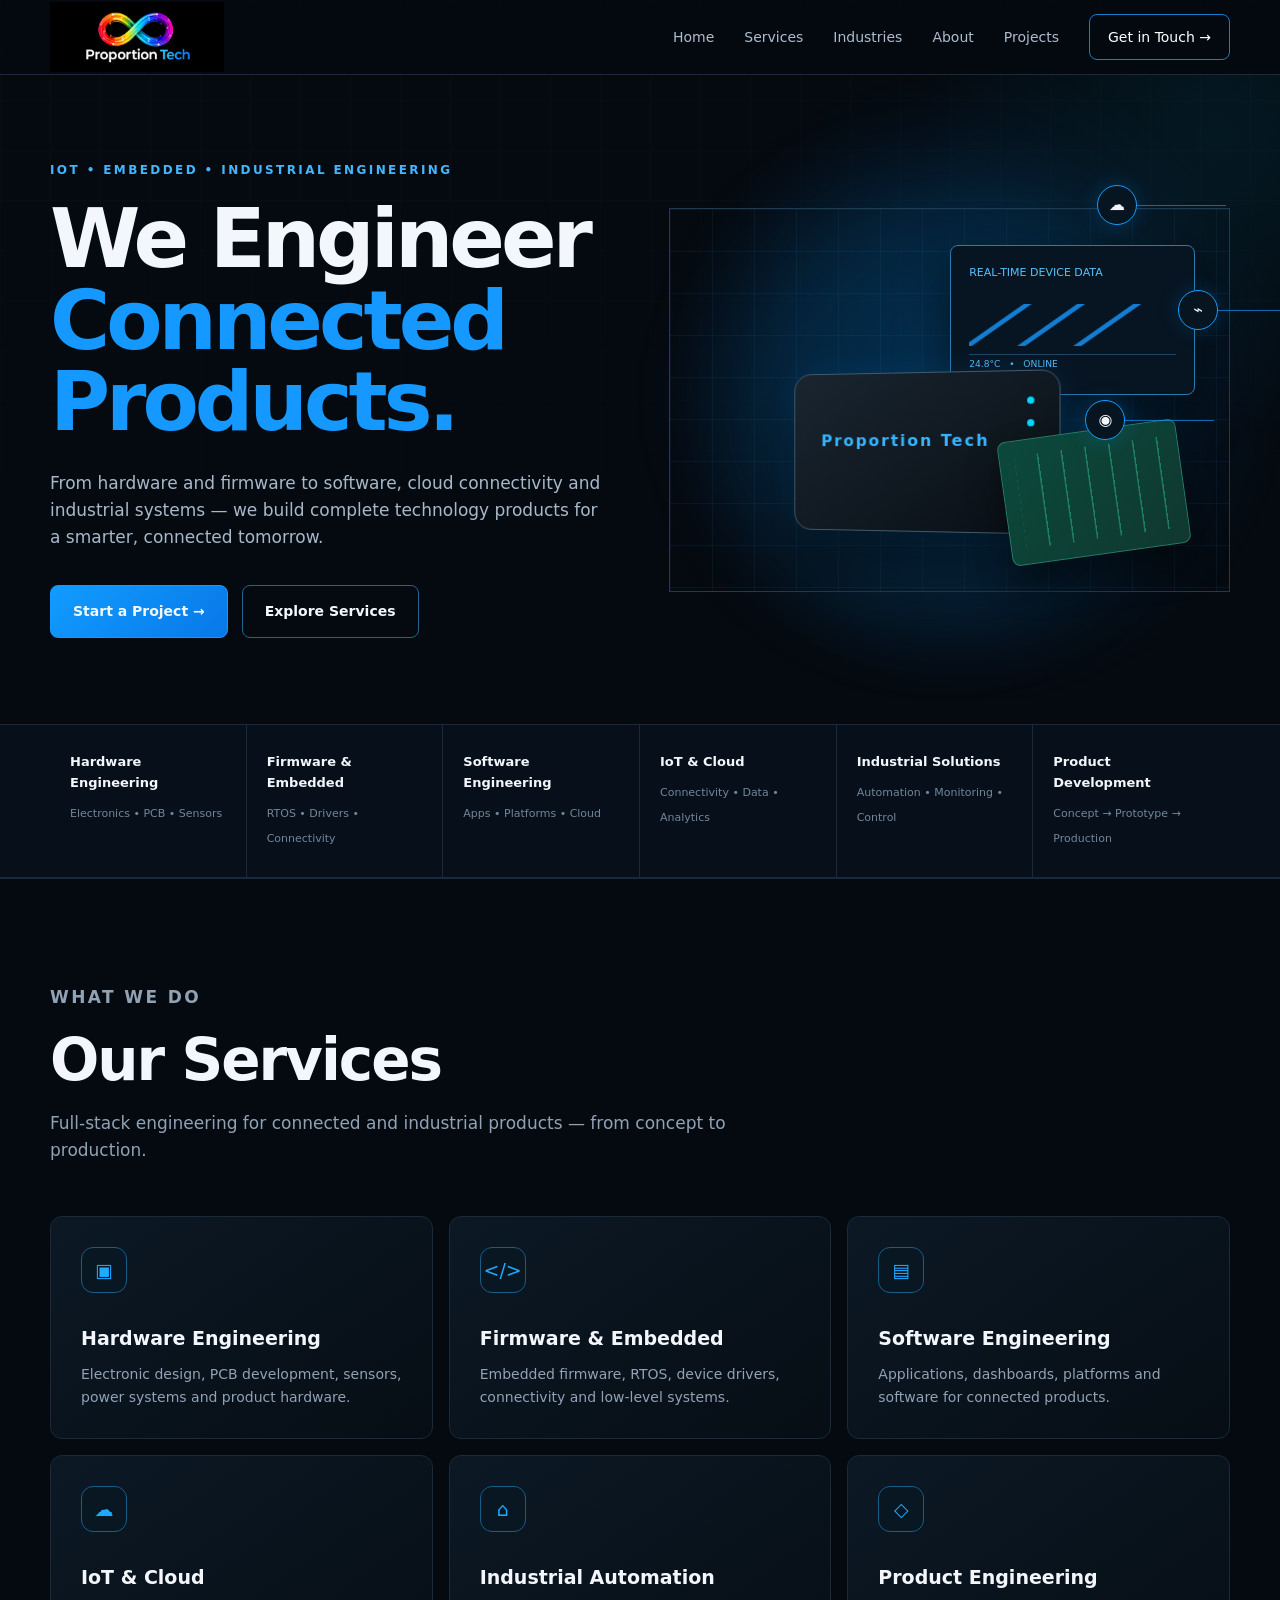
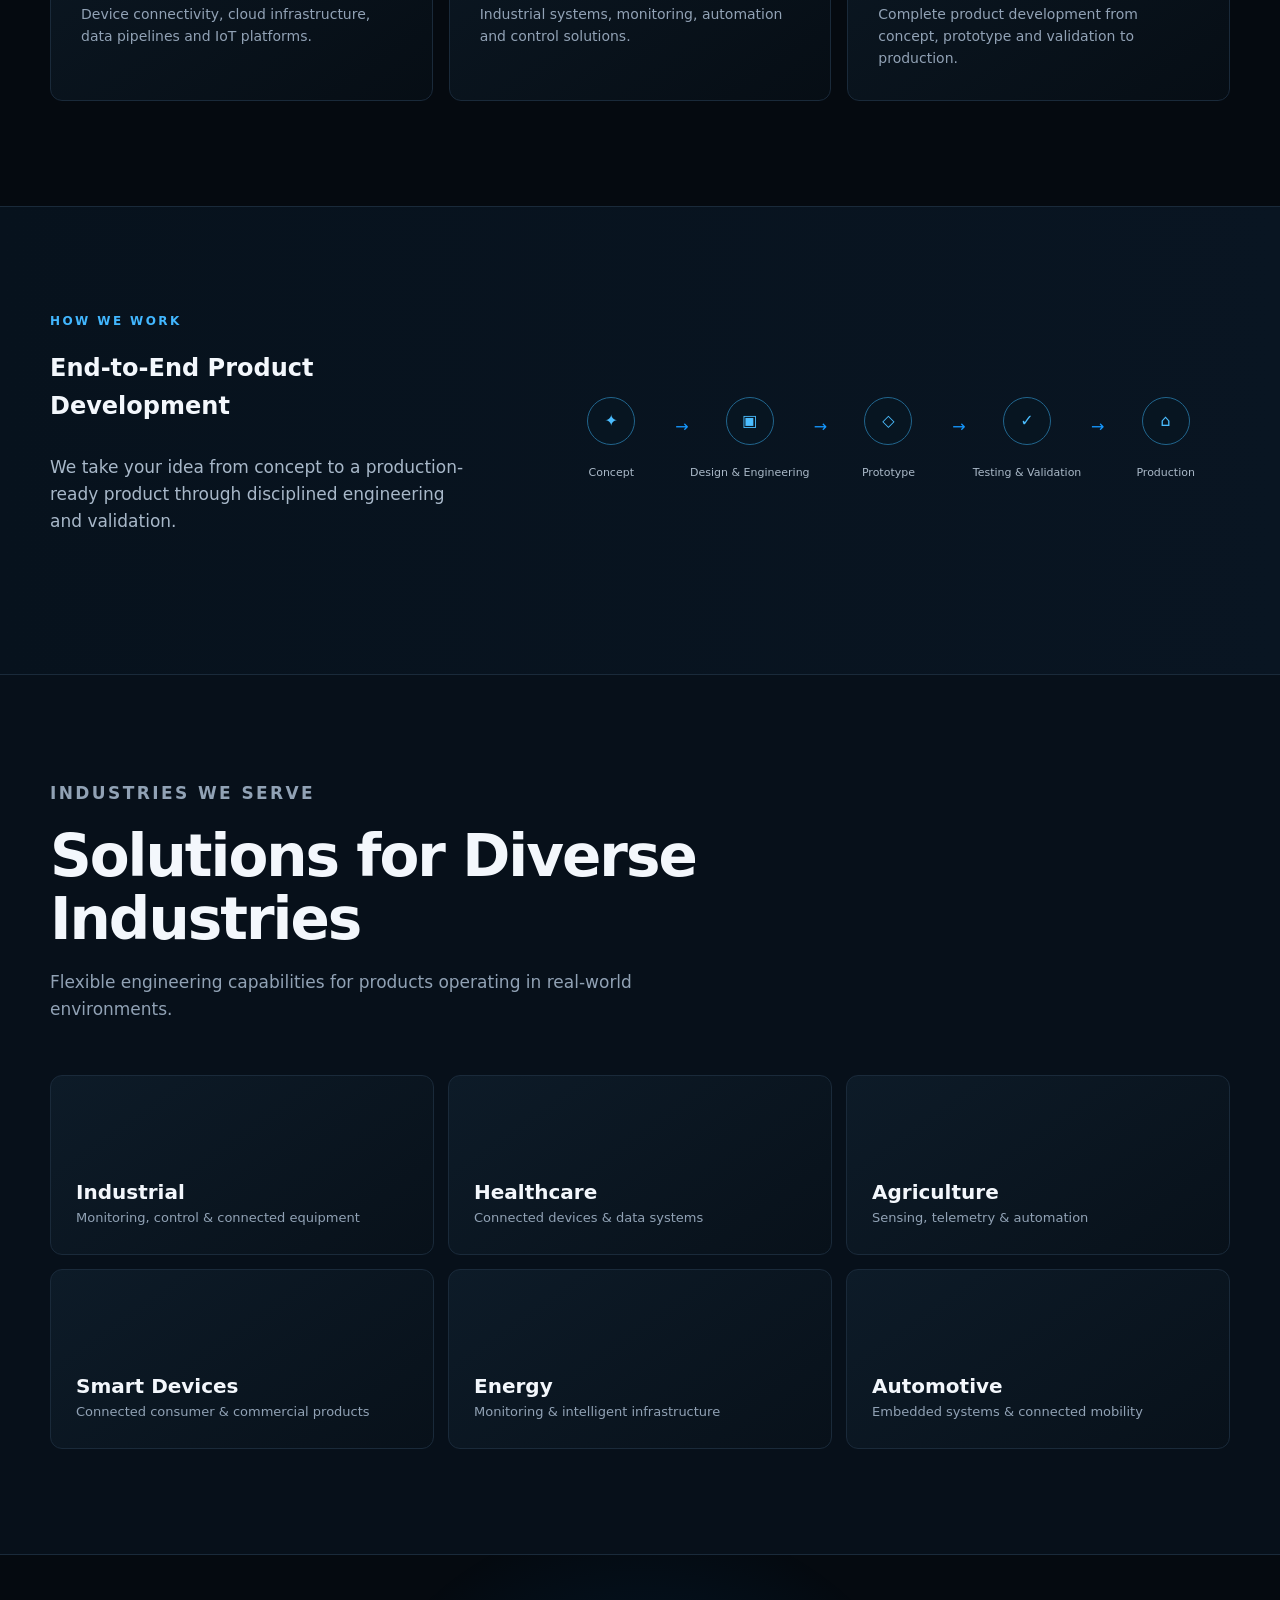
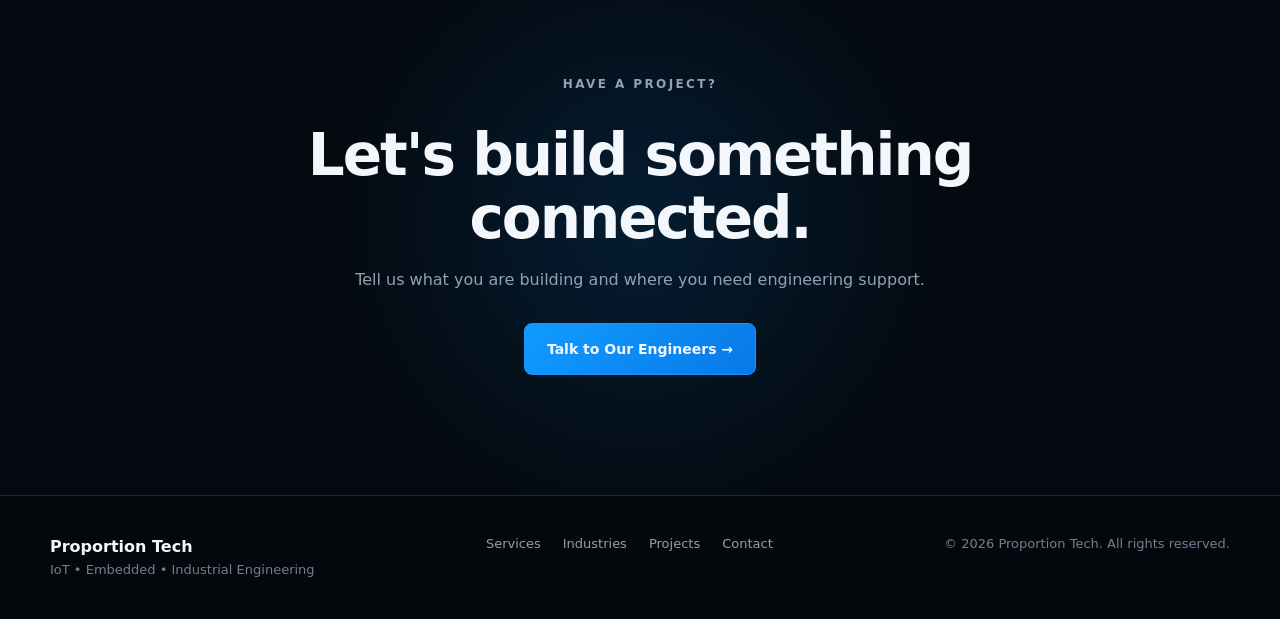
<file: index.html>
<!doctype html>
<html lang="en"><head>
<meta charset="utf-8"><meta name="viewport" content="width=device-width,initial-scale=1">
<title>Proportion Tech | IoT & Industrial Engineering</title>
<meta name="description" content="Proportion Tech engineers connected products across hardware, embedded firmware, software, IoT cloud and industrial systems.">
<link rel="stylesheet" href="css/style.css">
</head><body>
<header class="navbar">
  <div class="container nav-inner">
    <a class="logo" href="index.html"><img src="assets/ProportionTech_Logo.png" alt="Proportion Tech"></a>
    <button class="menu-btn" aria-label="Open menu">☰</button>
    <nav class="nav-links">
      <a href="index.html">Home</a>
      <a href="services.html">Services</a>
      <a href="industries.html">Industries</a>
      <a href="about.html">About</a>
      <a href="projects.html">Projects</a>
      <a href="contact.html" class="nav-cta">Get in Touch →</a>
    </nav>
  </div>
</header>
<main>
<section class="hero"><div class="container hero-grid">
  <div>
    <p class="eyebrow">IoT • Embedded • Industrial Engineering</p>
    <h1>We Engineer<br><span>Connected Products.</span></h1>
    <p class="hero-copy">From hardware and firmware to software, cloud connectivity and industrial systems — we build complete technology products for a smarter, connected tomorrow.</p>
    <div class="buttons"><a class="btn primary" href="contact.html">Start a Project →</a><a class="btn secondary" href="services.html">Explore Services</a></div>
  </div>
  <div class="hero-art" aria-hidden="true">
    <div class="art-glow"></div><div class="art-grid"></div>
    <div class="screen">REAL-TIME DEVICE DATA<div class="chart"></div><small>24.8°C &nbsp; • &nbsp; ONLINE</small></div>
    <div class="device"></div><div class="pcb"></div>
    <div class="node n1">☁</div><div class="node n2">⌁</div><div class="node n3">◉</div>
  </div>
</div></section>

<section class="capabilities"><div class="container cap-grid">
  <div class="cap"><strong>Hardware Engineering</strong><span>Electronics • PCB • Sensors</span></div>
  <div class="cap"><strong>Firmware & Embedded</strong><span>RTOS • Drivers • Connectivity</span></div>
  <div class="cap"><strong>Software Engineering</strong><span>Apps • Platforms • Cloud</span></div>
  <div class="cap"><strong>IoT & Cloud</strong><span>Connectivity • Data • Analytics</span></div>
  <div class="cap"><strong>Industrial Solutions</strong><span>Automation • Monitoring • Control</span></div>
  <div class="cap"><strong>Product Development</strong><span>Concept → Prototype → Production</span></div>
</div></section>

<section class="section"><div class="container">
  <div class="section-head"><p class="eyebrow">What We Do</p><h2>Our Services</h2><p>Full-stack engineering for connected and industrial products — from concept to production.</p></div>
  <div class="services-grid">
    <article class="service"><div class="icon">▣</div><h3>Hardware Engineering</h3><p>Electronic design, PCB development, sensors, power systems and product hardware.</p></article>
    <article class="service"><div class="icon">&lt;/&gt;</div><h3>Firmware & Embedded</h3><p>Embedded firmware, RTOS, device drivers, connectivity and low-level systems.</p></article>
    <article class="service"><div class="icon">▤</div><h3>Software Engineering</h3><p>Applications, dashboards, platforms and software for connected products.</p></article>
    <article class="service"><div class="icon">☁</div><h3>IoT & Cloud</h3><p>Device connectivity, cloud infrastructure, data pipelines and IoT platforms.</p></article>
    <article class="service"><div class="icon">⌂</div><h3>Industrial Automation</h3><p>Industrial systems, monitoring, automation and control solutions.</p></article>
    <article class="service"><div class="icon">◇</div><h3>Product Engineering</h3><p>Complete product development from concept, prototype and validation to production.</p></article>
  </div>
</div></section>

<section class="section process"><div class="container process-grid">
  <div><p class="eyebrow">How We Work</p><h2>End-to-End Product Development</h2><p class="hero-copy">We take your idea from concept to a production-ready product through disciplined engineering and validation.</p></div>
  <div class="steps">
    <div class="step"><div class="step-icon">✦</div><span>Concept</span></div><div class="step"><div class="step-icon">▣</div><span>Design & Engineering</span></div><div class="step"><div class="step-icon">◇</div><span>Prototype</span></div><div class="step"><div class="step-icon">✓</div><span>Testing & Validation</span></div><div class="step"><div class="step-icon">⌂</div><span>Production</span></div>
  </div>
</div></section>

<section class="section industries"><div class="container">
  <div class="section-head"><p class="eyebrow">Industries We Serve</p><h2>Solutions for Diverse Industries</h2><p>Flexible engineering capabilities for products operating in real-world environments.</p></div>
  <div class="industry-grid">
    <div class="industry"><strong>Industrial</strong><span>Monitoring, control & connected equipment</span></div><div class="industry"><strong>Healthcare</strong><span>Connected devices & data systems</span></div><div class="industry"><strong>Agriculture</strong><span>Sensing, telemetry & automation</span></div><div class="industry"><strong>Smart Devices</strong><span>Connected consumer & commercial products</span></div><div class="industry"><strong>Energy</strong><span>Monitoring & intelligent infrastructure</span></div><div class="industry"><strong>Automotive</strong><span>Embedded systems & connected mobility</span></div>
  </div>
</div></section>

<section class="cta"><div class="container"><p class="eyebrow">Have a Project?</p><h2>Let's build something<br>connected.</h2><p>Tell us what you are building and where you need engineering support.</p><a class="btn primary" href="contact.html">Talk to Our Engineers →</a></div></section>
</main><footer>
  <div class="container footer-grid">
    <div><strong>Proportion Tech</strong><p>IoT • Embedded • Industrial Engineering</p></div>
    <div class="footer-links">
      <a href="services.html">Services</a><a href="industries.html">Industries</a><a href="projects.html">Projects</a><a href="contact.html">Contact</a>
    </div>
    <p>© <span data-year></span> Proportion Tech. All rights reserved.</p>
  </div>
</footer><script src="js/script.js"></script></body></html>
</file>
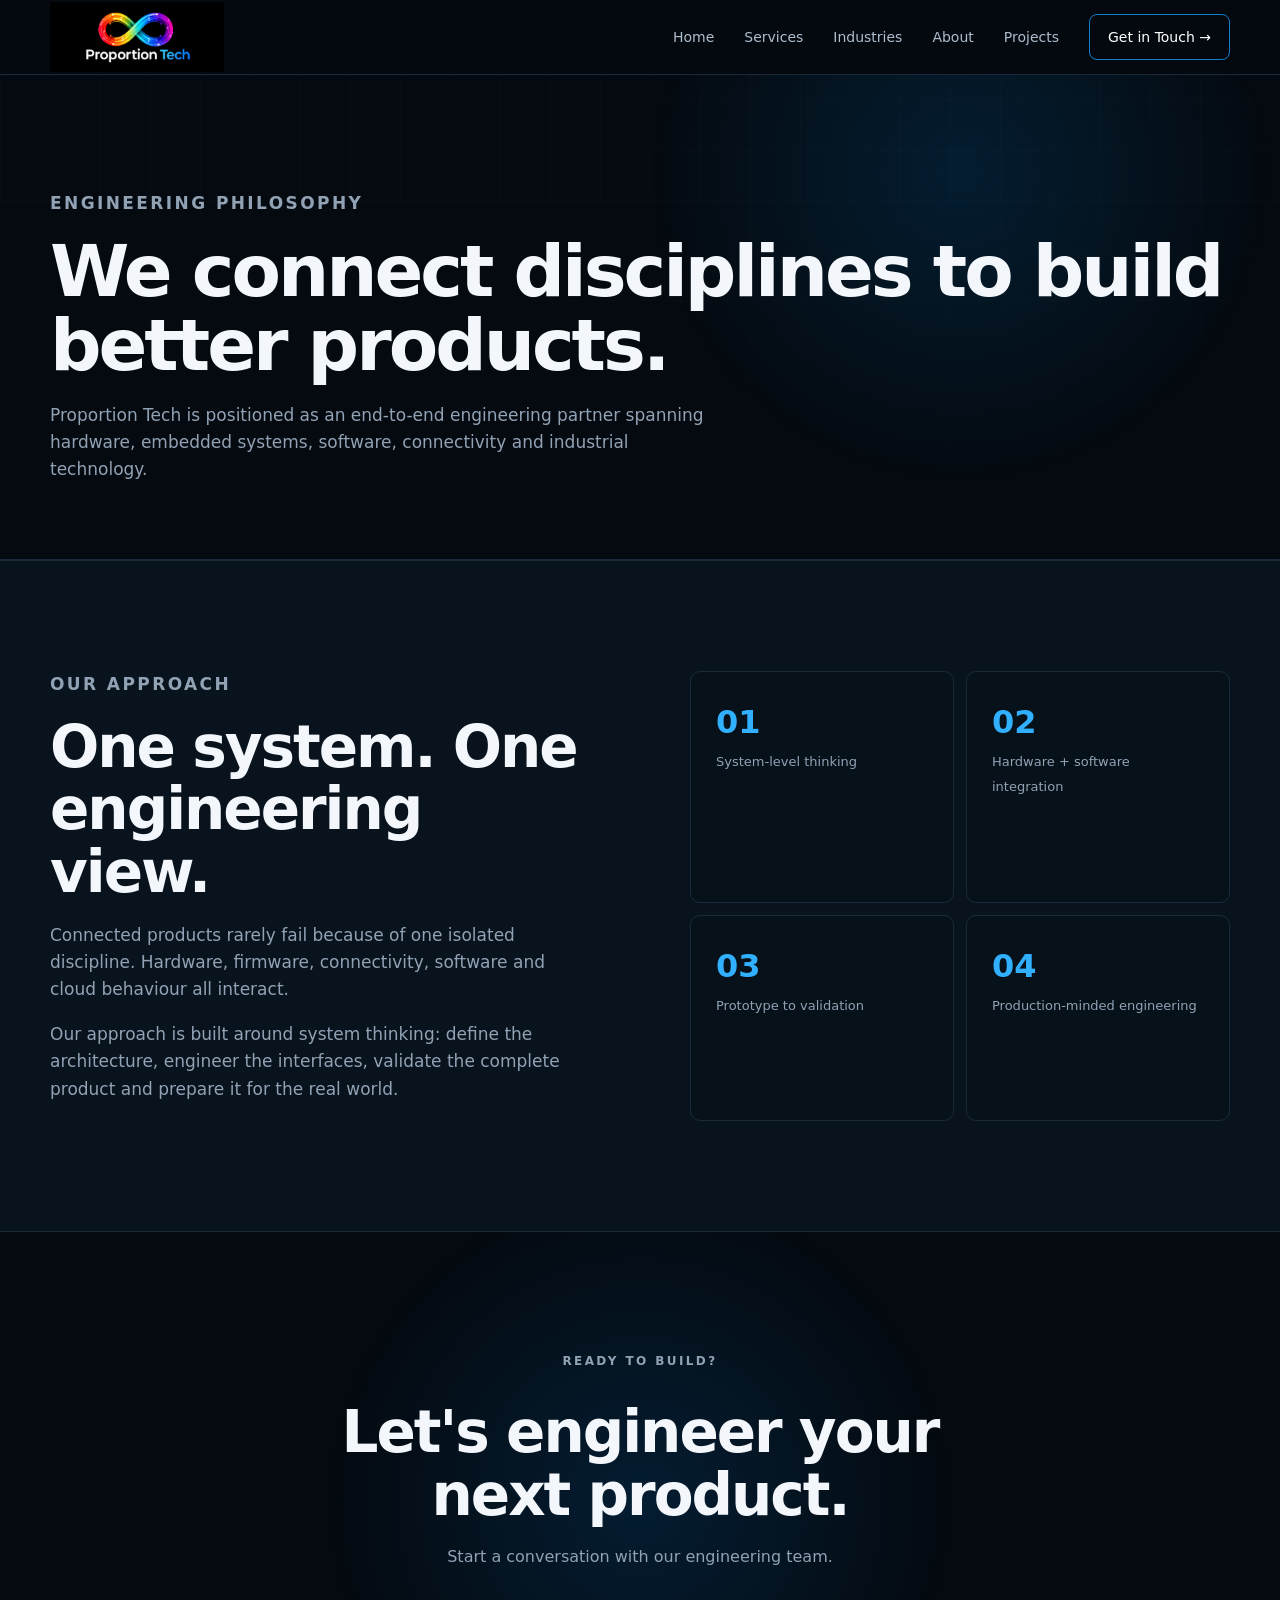
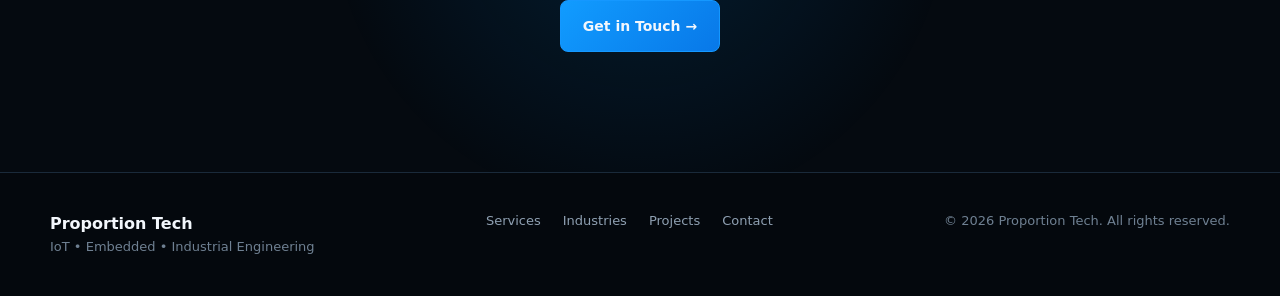
<file: about.html>
<!doctype html><html lang="en"><head><meta charset="utf-8"><meta name="viewport" content="width=device-width,initial-scale=1"><title>About | Proportion Tech</title><meta name="description" content="Proportion Tech is positioned as an end-to-end engineering partner spanning hardware, embedded systems, software, connectivity and industrial technology."><link rel="stylesheet" href="css/style.css"></head><body><header class="navbar">
  <div class="container nav-inner">
    <a class="logo" href="index.html"><img src="assets/ProportionTech_Logo.png" alt="Proportion Tech"></a>
    <button class="menu-btn" aria-label="Open menu">☰</button>
    <nav class="nav-links">
      <a href="index.html">Home</a>
      <a href="services.html">Services</a>
      <a href="industries.html">Industries</a>
      <a href="about.html">About</a>
      <a href="projects.html">Projects</a>
      <a href="contact.html" class="nav-cta">Get in Touch →</a>
    </nav>
  </div>
</header><main>
<section class="page-hero"><div class="container"><p class="eyebrow">Engineering Philosophy</p><h1>We connect disciplines to build better products.</h1><p>Proportion Tech is positioned as an end-to-end engineering partner spanning hardware, embedded systems, software, connectivity and industrial technology.</p></div></section>

<section class="about"><div class="container about-grid"><div class="about-copy"><p class="eyebrow">Our Approach</p><h2>One system. One engineering view.</h2><p>Connected products rarely fail because of one isolated discipline. Hardware, firmware, connectivity, software and cloud behaviour all interact.</p><p>Our approach is built around system thinking: define the architecture, engineer the interfaces, validate the complete product and prepare it for the real world.</p></div><div class="metrics"><div class="metric"><b>01</b><span>System-level thinking</span></div><div class="metric"><b>02</b><span>Hardware + software integration</span></div><div class="metric"><b>03</b><span>Prototype to validation</span></div><div class="metric"><b>04</b><span>Production-minded engineering</span></div></div></div></section>
<section class="cta"><div class="container"><p class="eyebrow">Ready to Build?</p><h2>Let's engineer your<br>next product.</h2><p>Start a conversation with our engineering team.</p><a class="btn primary" href="contact.html">Get in Touch →</a></div></section>
</main><footer>
  <div class="container footer-grid">
    <div><strong>Proportion Tech</strong><p>IoT • Embedded • Industrial Engineering</p></div>
    <div class="footer-links">
      <a href="services.html">Services</a><a href="industries.html">Industries</a><a href="projects.html">Projects</a><a href="contact.html">Contact</a>
    </div>
    <p>© <span data-year></span> Proportion Tech. All rights reserved.</p>
  </div>
</footer><script src="js/script.js"></script></body></html>
</file>
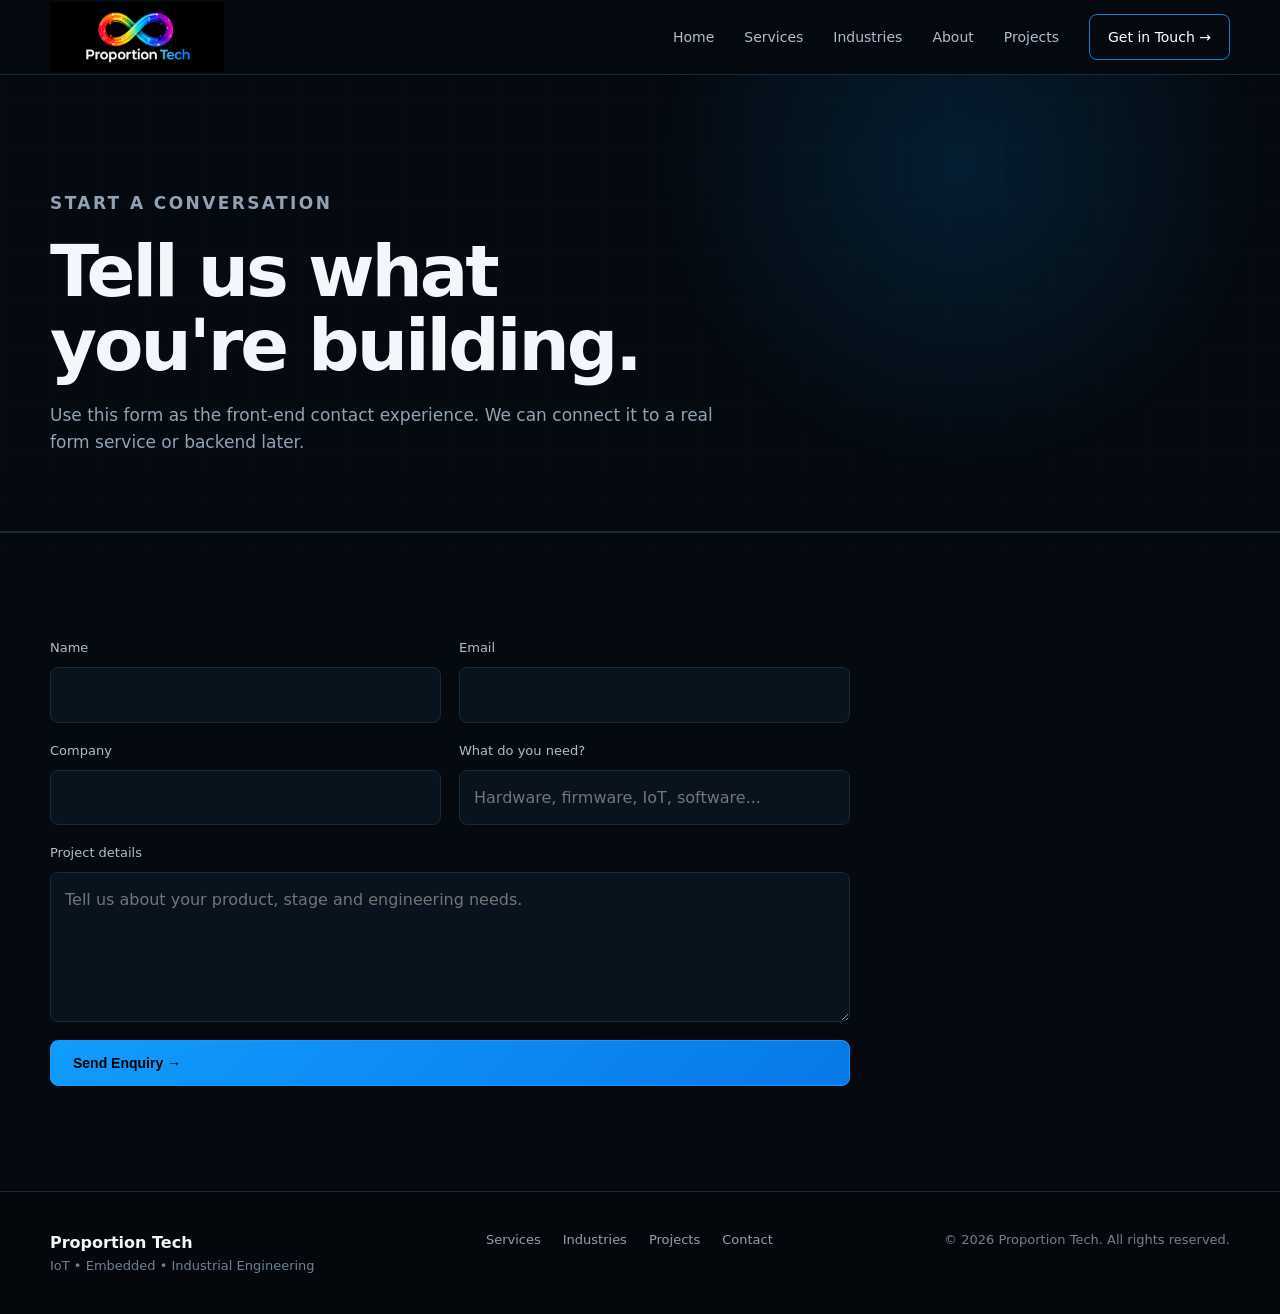
<file: contact.html>
<!doctype html><html lang="en"><head><meta charset="utf-8"><meta name="viewport" content="width=device-width,initial-scale=1"><title>Contact | Proportion Tech</title><meta name="description" content="Contact Proportion Tech about IoT, embedded, software and industrial engineering projects."><link rel="stylesheet" href="css/style.css"></head><body><header class="navbar">
  <div class="container nav-inner">
    <a class="logo" href="index.html"><img src="assets/ProportionTech_Logo.png" alt="Proportion Tech"></a>
    <button class="menu-btn" aria-label="Open menu">☰</button>
    <nav class="nav-links">
      <a href="index.html">Home</a>
      <a href="services.html">Services</a>
      <a href="industries.html">Industries</a>
      <a href="about.html">About</a>
      <a href="projects.html">Projects</a>
      <a href="contact.html" class="nav-cta">Get in Touch →</a>
    </nav>
  </div>
</header>
<main><section class="page-hero"><div class="container"><p class="eyebrow">Start a Conversation</p><h1>Tell us what<br>you're building.</h1><p>Use this form as the front-end contact experience. We can connect it to a real form service or backend later.</p></div></section>
<section class="section"><div class="container"><form class="form" action="mailto:hello@yourcompany.com" method="post" enctype="text/plain">
<div class="field"><label for="name">Name</label><input id="name" name="Name" required></div>
<div class="field"><label for="email">Email</label><input id="email" name="Email" type="email" required></div>
<div class="field"><label for="company">Company</label><input id="company" name="Company"></div>
<div class="field"><label for="service">What do you need?</label><input id="service" name="Service" placeholder="Hardware, firmware, IoT, software..."></div>
<div class="field full"><label for="message">Project details</label><textarea id="message" name="Message" placeholder="Tell us about your product, stage and engineering needs."></textarea></div>
<div class="field full"><button class="btn primary" type="submit">Send Enquiry →</button></div>
</form></div></section></main><footer>
  <div class="container footer-grid">
    <div><strong>Proportion Tech</strong><p>IoT • Embedded • Industrial Engineering</p></div>
    <div class="footer-links">
      <a href="services.html">Services</a><a href="industries.html">Industries</a><a href="projects.html">Projects</a><a href="contact.html">Contact</a>
    </div>
    <p>© <span data-year></span> Proportion Tech. All rights reserved.</p>
  </div>
</footer><script src="js/script.js"></script></body></html>
</file>
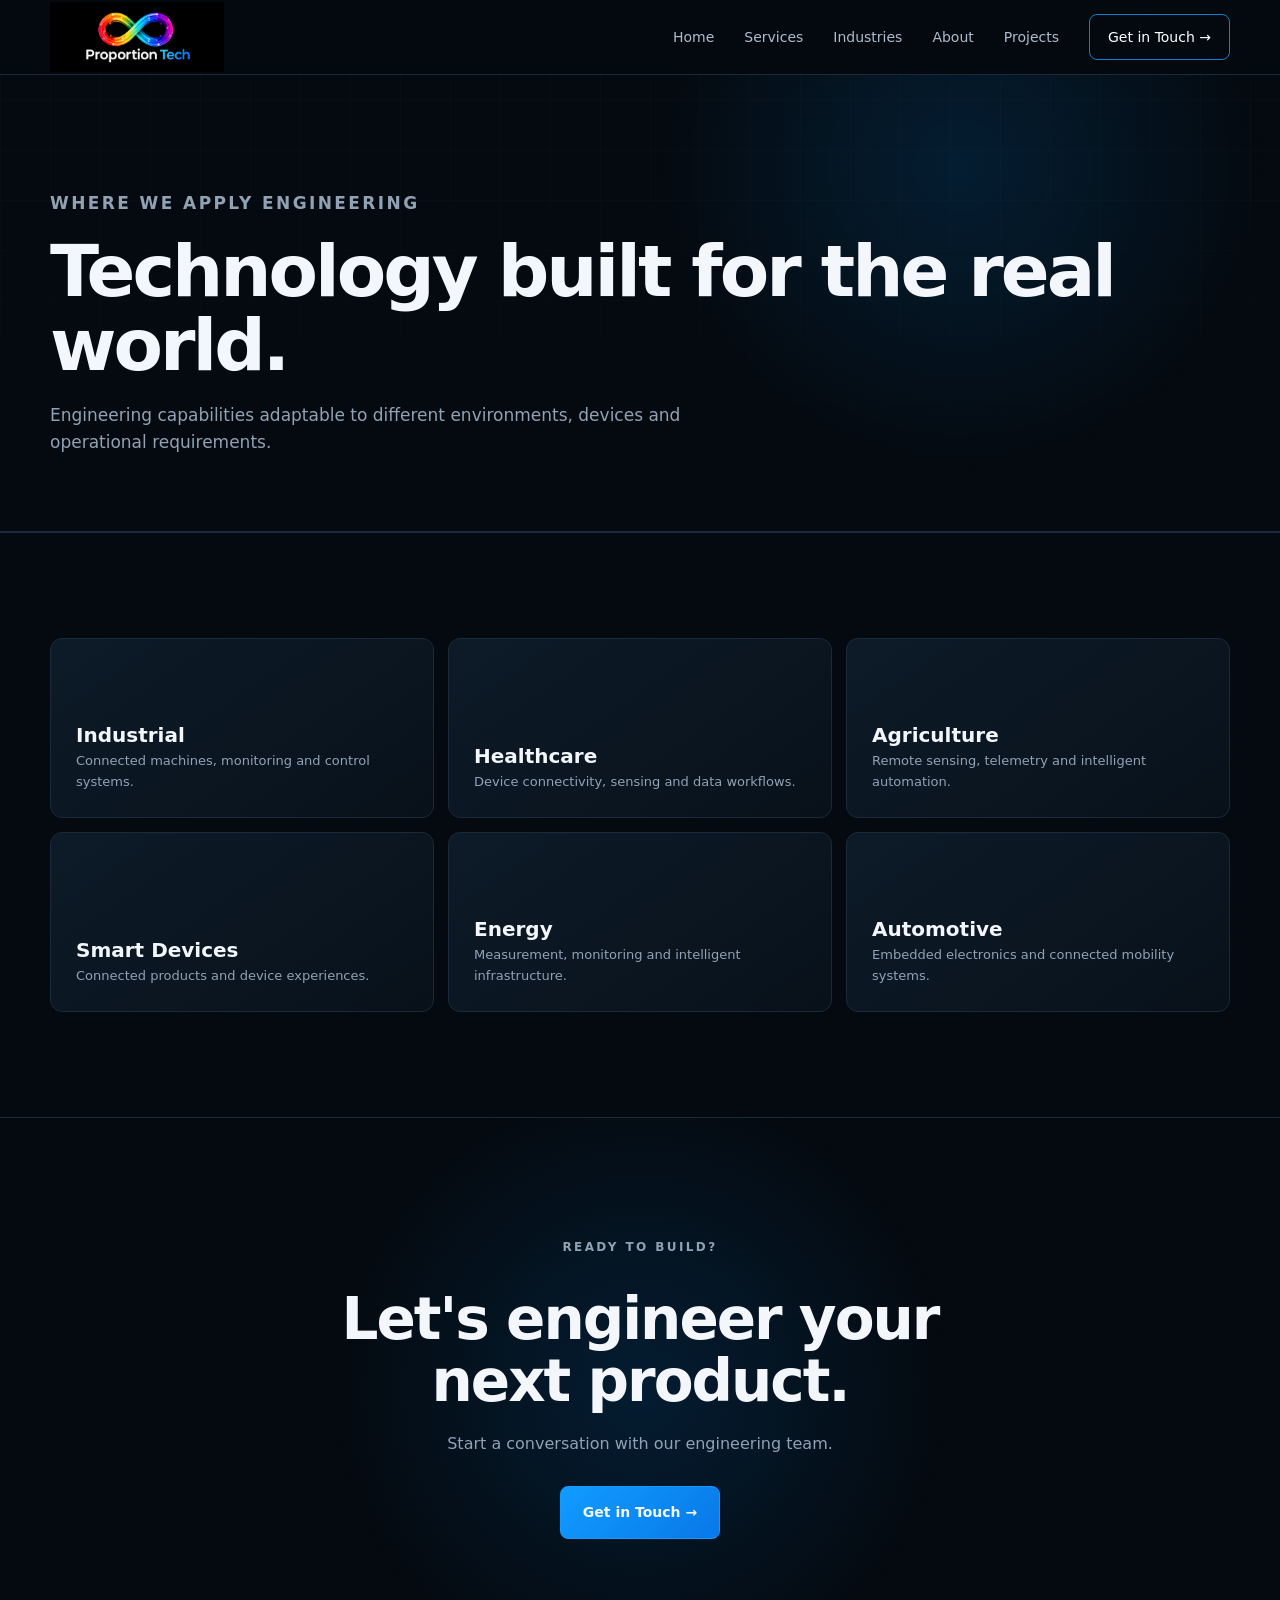
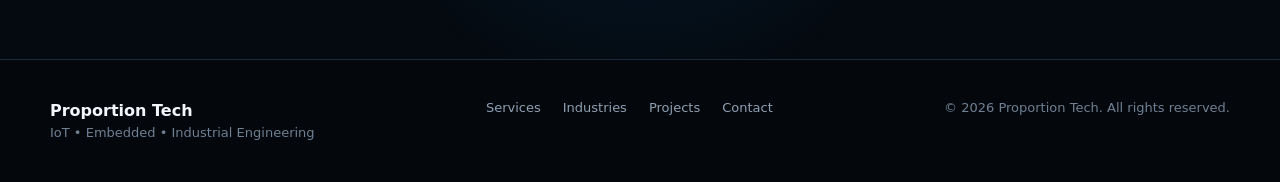
<file: industries.html>
<!doctype html><html lang="en"><head><meta charset="utf-8"><meta name="viewport" content="width=device-width,initial-scale=1"><title>Industries | Proportion Tech</title><meta name="description" content="Engineering capabilities adaptable to different environments, devices and operational requirements."><link rel="stylesheet" href="css/style.css"></head><body><header class="navbar">
  <div class="container nav-inner">
    <a class="logo" href="index.html"><img src="assets/ProportionTech_Logo.png" alt="Proportion Tech"></a>
    <button class="menu-btn" aria-label="Open menu">☰</button>
    <nav class="nav-links">
      <a href="index.html">Home</a>
      <a href="services.html">Services</a>
      <a href="industries.html">Industries</a>
      <a href="about.html">About</a>
      <a href="projects.html">Projects</a>
      <a href="contact.html" class="nav-cta">Get in Touch →</a>
    </nav>
  </div>
</header><main>
<section class="page-hero"><div class="container"><p class="eyebrow">Where We Apply Engineering</p><h1>Technology built for the real world.</h1><p>Engineering capabilities adaptable to different environments, devices and operational requirements.</p></div></section>

<section class="section"><div class="container"><div class="industry-grid">
<div class="industry"><strong>Industrial</strong><span>Connected machines, monitoring and control systems.</span></div>
<div class="industry"><strong>Healthcare</strong><span>Device connectivity, sensing and data workflows.</span></div>
<div class="industry"><strong>Agriculture</strong><span>Remote sensing, telemetry and intelligent automation.</span></div>
<div class="industry"><strong>Smart Devices</strong><span>Connected products and device experiences.</span></div>
<div class="industry"><strong>Energy</strong><span>Measurement, monitoring and intelligent infrastructure.</span></div>
<div class="industry"><strong>Automotive</strong><span>Embedded electronics and connected mobility systems.</span></div>
</div></div></section>
<section class="cta"><div class="container"><p class="eyebrow">Ready to Build?</p><h2>Let's engineer your<br>next product.</h2><p>Start a conversation with our engineering team.</p><a class="btn primary" href="contact.html">Get in Touch →</a></div></section>
</main><footer>
  <div class="container footer-grid">
    <div><strong>Proportion Tech</strong><p>IoT • Embedded • Industrial Engineering</p></div>
    <div class="footer-links">
      <a href="services.html">Services</a><a href="industries.html">Industries</a><a href="projects.html">Projects</a><a href="contact.html">Contact</a>
    </div>
    <p>© <span data-year></span> Proportion Tech. All rights reserved.</p>
  </div>
</footer><script src="js/script.js"></script></body></html>
</file>
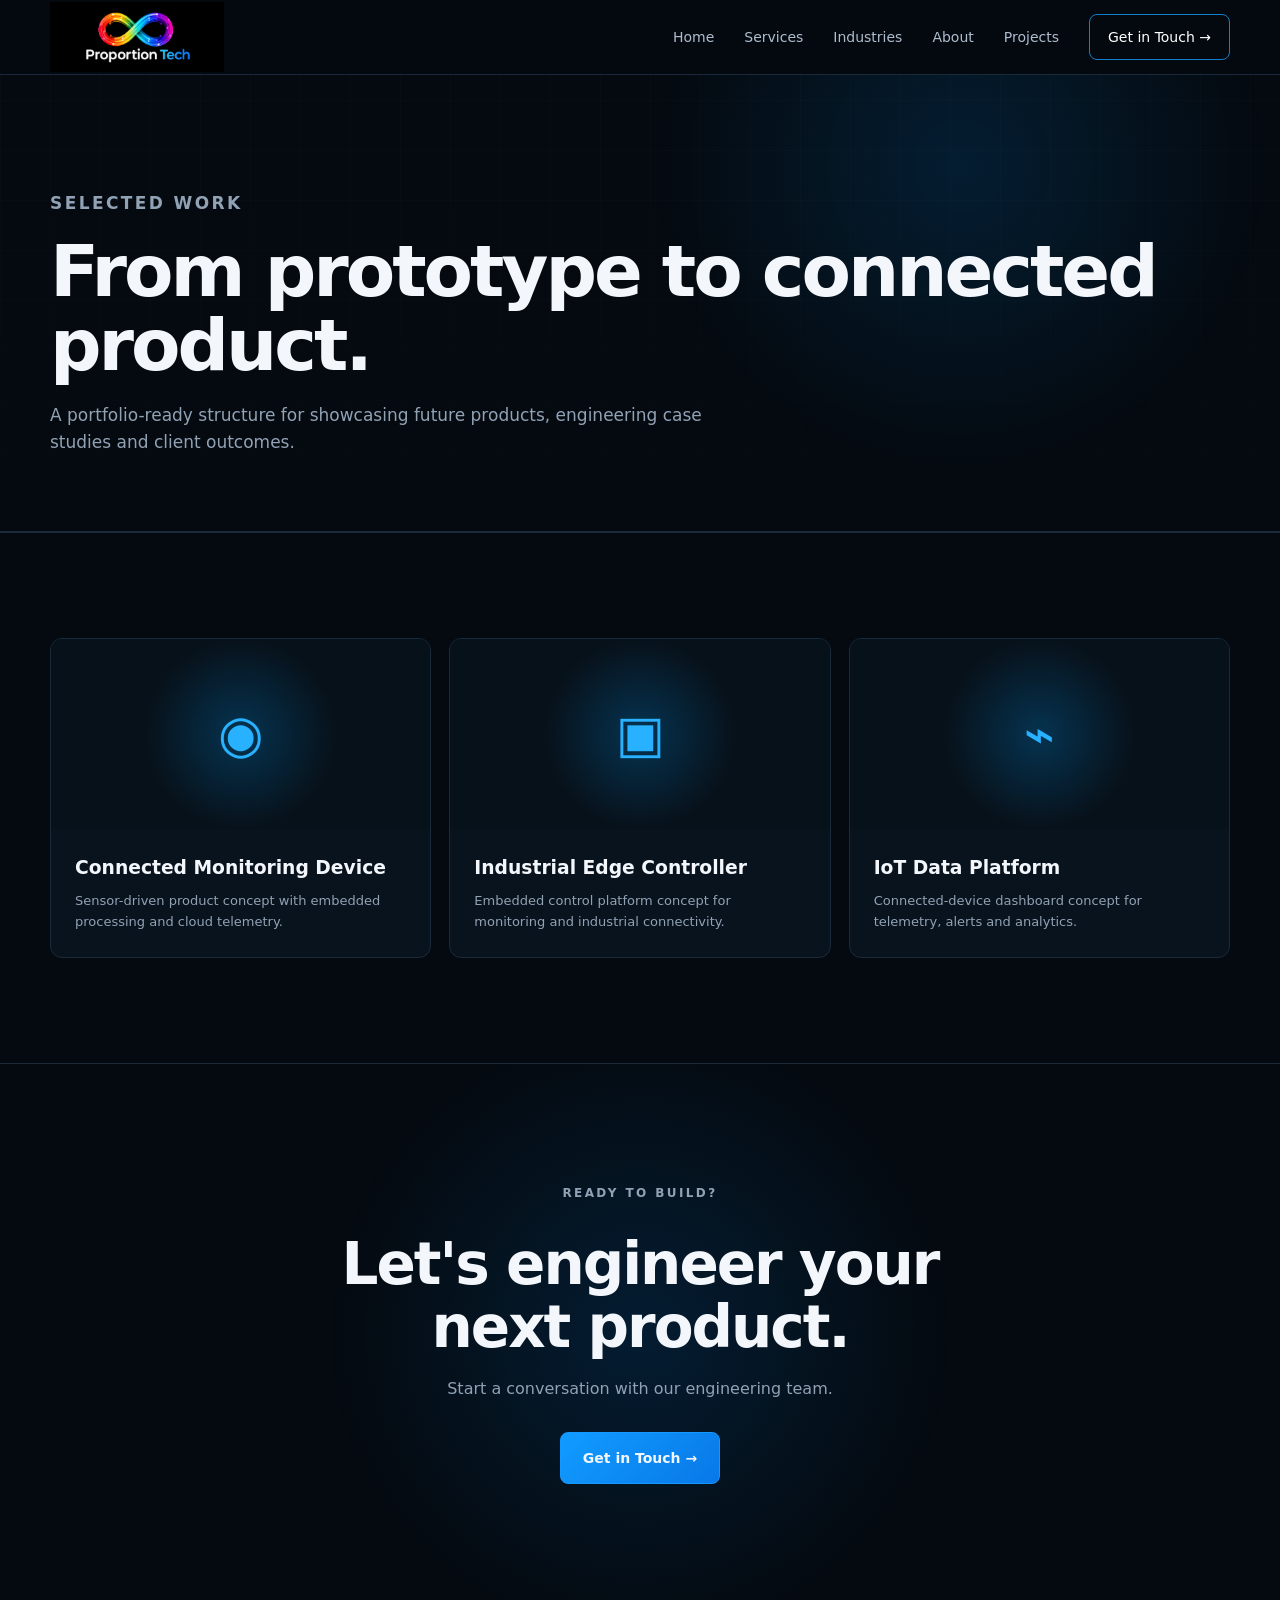
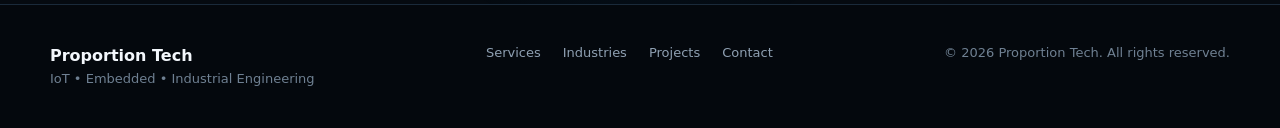
<file: projects.html>
<!doctype html><html lang="en"><head><meta charset="utf-8"><meta name="viewport" content="width=device-width,initial-scale=1"><title>Projects | Proportion Tech</title><meta name="description" content="A portfolio-ready structure for showcasing future products, engineering case studies and client outcomes."><link rel="stylesheet" href="css/style.css"></head><body><header class="navbar">
  <div class="container nav-inner">
    <a class="logo" href="index.html"><img src="assets/ProportionTech_Logo.png" alt="Proportion Tech"></a>
    <button class="menu-btn" aria-label="Open menu">☰</button>
    <nav class="nav-links">
      <a href="index.html">Home</a>
      <a href="services.html">Services</a>
      <a href="industries.html">Industries</a>
      <a href="about.html">About</a>
      <a href="projects.html">Projects</a>
      <a href="contact.html" class="nav-cta">Get in Touch →</a>
    </nav>
  </div>
</header><main>
<section class="page-hero"><div class="container"><p class="eyebrow">Selected Work</p><h1>From prototype to connected product.</h1><p>A portfolio-ready structure for showcasing future products, engineering case studies and client outcomes.</p></div></section>

<section class="section"><div class="container"><div class="projects-grid">
<article class="project"><div class="project-visual">◉</div><div class="project-body"><h3>Connected Monitoring Device</h3><p>Sensor-driven product concept with embedded processing and cloud telemetry.</p></div></article>
<article class="project"><div class="project-visual">▣</div><div class="project-body"><h3>Industrial Edge Controller</h3><p>Embedded control platform concept for monitoring and industrial connectivity.</p></div></article>
<article class="project"><div class="project-visual">⌁</div><div class="project-body"><h3>IoT Data Platform</h3><p>Connected-device dashboard concept for telemetry, alerts and analytics.</p></div></article>
</div></div></section>
<section class="cta"><div class="container"><p class="eyebrow">Ready to Build?</p><h2>Let's engineer your<br>next product.</h2><p>Start a conversation with our engineering team.</p><a class="btn primary" href="contact.html">Get in Touch →</a></div></section>
</main><footer>
  <div class="container footer-grid">
    <div><strong>Proportion Tech</strong><p>IoT • Embedded • Industrial Engineering</p></div>
    <div class="footer-links">
      <a href="services.html">Services</a><a href="industries.html">Industries</a><a href="projects.html">Projects</a><a href="contact.html">Contact</a>
    </div>
    <p>© <span data-year></span> Proportion Tech. All rights reserved.</p>
  </div>
</footer><script src="js/script.js"></script></body></html>
</file>
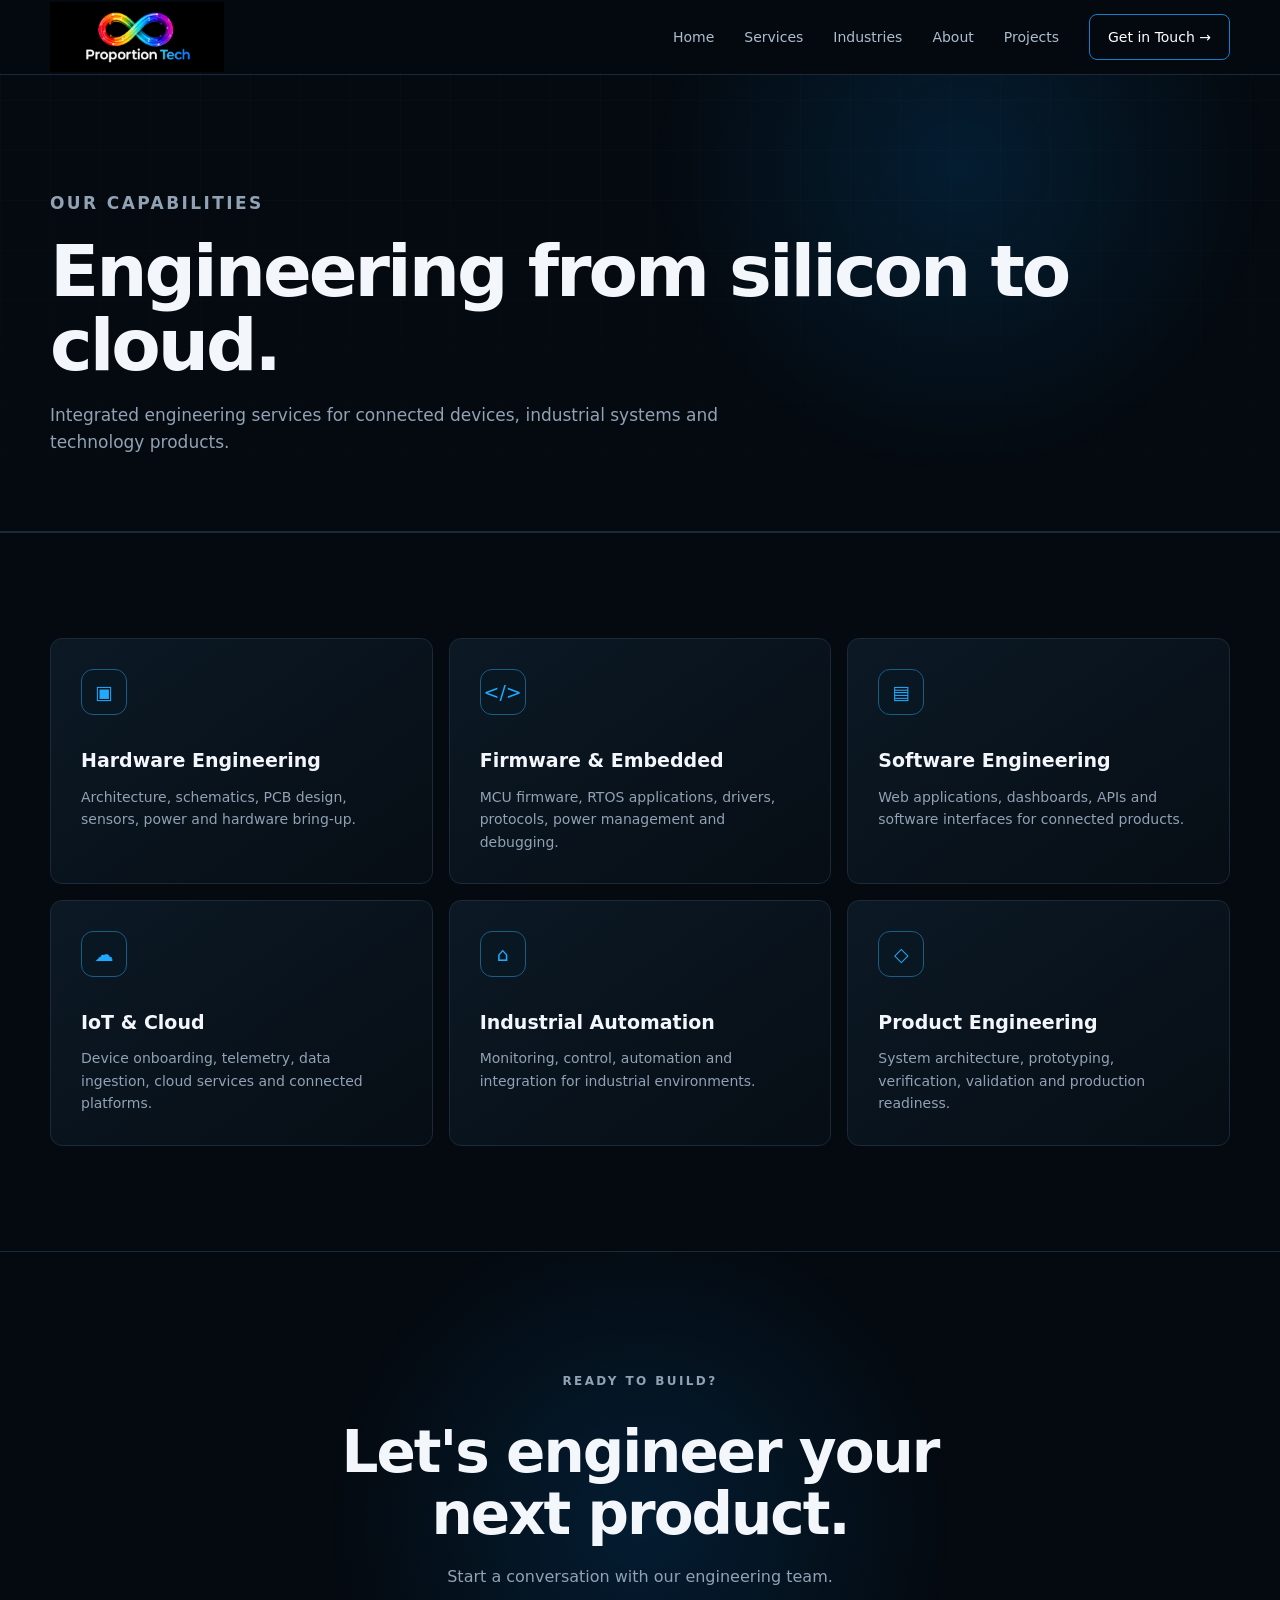
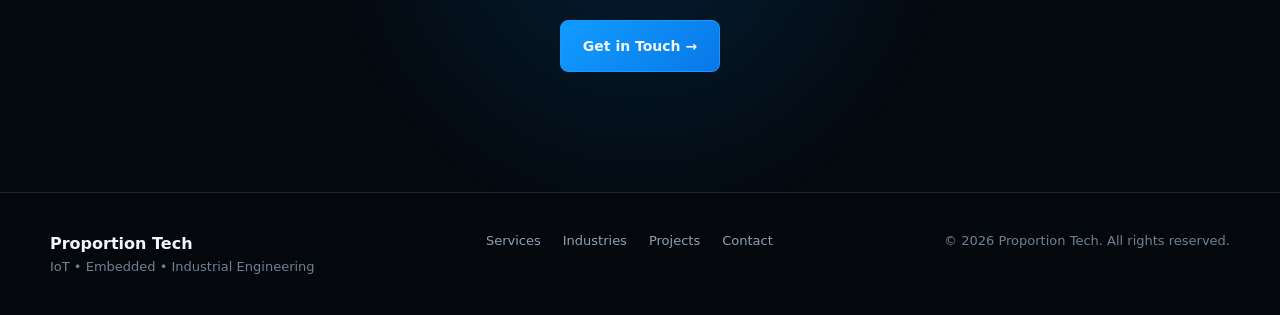
<file: services.html>
<!doctype html><html lang="en"><head><meta charset="utf-8"><meta name="viewport" content="width=device-width,initial-scale=1"><title>Services | Proportion Tech</title><meta name="description" content="Integrated engineering services for connected devices, industrial systems and technology products."><link rel="stylesheet" href="css/style.css"></head><body><header class="navbar">
  <div class="container nav-inner">
    <a class="logo" href="index.html"><img src="assets/ProportionTech_Logo.png" alt="Proportion Tech"></a>
    <button class="menu-btn" aria-label="Open menu">☰</button>
    <nav class="nav-links">
      <a href="index.html">Home</a>
      <a href="services.html">Services</a>
      <a href="industries.html">Industries</a>
      <a href="about.html">About</a>
      <a href="projects.html">Projects</a>
      <a href="contact.html" class="nav-cta">Get in Touch →</a>
    </nav>
  </div>
</header><main>
<section class="page-hero"><div class="container"><p class="eyebrow">Our Capabilities</p><h1>Engineering from silicon to cloud.</h1><p>Integrated engineering services for connected devices, industrial systems and technology products.</p></div></section>

<section class="section"><div class="container"><div class="services-grid">
<article class="service"><div class="icon">▣</div><h3>Hardware Engineering</h3><p>Architecture, schematics, PCB design, sensors, power and hardware bring-up.</p></article>
<article class="service"><div class="icon">&lt;/&gt;</div><h3>Firmware & Embedded</h3><p>MCU firmware, RTOS applications, drivers, protocols, power management and debugging.</p></article>
<article class="service"><div class="icon">▤</div><h3>Software Engineering</h3><p>Web applications, dashboards, APIs and software interfaces for connected products.</p></article>
<article class="service"><div class="icon">☁</div><h3>IoT & Cloud</h3><p>Device onboarding, telemetry, data ingestion, cloud services and connected platforms.</p></article>
<article class="service"><div class="icon">⌂</div><h3>Industrial Automation</h3><p>Monitoring, control, automation and integration for industrial environments.</p></article>
<article class="service"><div class="icon">◇</div><h3>Product Engineering</h3><p>System architecture, prototyping, verification, validation and production readiness.</p></article>
</div></div></section>
<section class="cta"><div class="container"><p class="eyebrow">Ready to Build?</p><h2>Let's engineer your<br>next product.</h2><p>Start a conversation with our engineering team.</p><a class="btn primary" href="contact.html">Get in Touch →</a></div></section>
</main><footer>
  <div class="container footer-grid">
    <div><strong>Proportion Tech</strong><p>IoT • Embedded • Industrial Engineering</p></div>
    <div class="footer-links">
      <a href="services.html">Services</a><a href="industries.html">Industries</a><a href="projects.html">Projects</a><a href="contact.html">Contact</a>
    </div>
    <p>© <span data-year></span> Proportion Tech. All rights reserved.</p>
  </div>
</footer><script src="js/script.js"></script></body></html>
</file>
<file: css/style.css>
:root{
  --bg:#050a10;
  --bg2:#08111b;
  --panel:#0b1520;
  --panel2:#0d1a27;
  --line:#1a2a3a;
  --text:#f3f7fc;
  --muted:#91a2b5;
  --blue:#1598ff;
  --cyan:#00c7ff;
  --max:1180px;
}
*{box-sizing:border-box;margin:0;padding:0}
html{scroll-behavior:smooth}
body{font-family:Inter,ui-sans-serif,system-ui,-apple-system,BlinkMacSystemFont,"Segoe UI",Arial,sans-serif;background:var(--bg);color:var(--text);line-height:1.6}
body:before{content:"";position:fixed;inset:0;pointer-events:none;background-image:linear-gradient(rgba(255,255,255,.018) 1px,transparent 1px),linear-gradient(90deg,rgba(255,255,255,.018) 1px,transparent 1px);background-size:50px 50px;mask-image:linear-gradient(to bottom,black,transparent 75%);z-index:-1}
a{text-decoration:none;color:inherit}
img{max-width:100%;display:block}
.container{width:min(var(--max),calc(100% - 48px));margin:auto}
.eyebrow{color:#42b7ff;font-size:12px;font-weight:800;letter-spacing:2.4px;text-transform:uppercase;margin-bottom:18px}
.section{padding:105px 0;border-top:1px solid var(--line)}
.section-head{max-width:700px;margin-bottom:52px}
.section-head h2,.about-copy h2,.cta h2{font-size:clamp(36px,5vw,58px);line-height:1.08;letter-spacing:-2px;margin-bottom:18px}
.section-head p,.about-copy p{color:var(--muted);font-size:17px}
.navbar{position:sticky;top:0;z-index:50;background:rgba(5,10,16,.82);backdrop-filter:blur(16px);border-bottom:1px solid var(--line)}
.nav-inner{height:74px;display:flex;align-items:center;justify-content:space-between}
.logo{width:174px}
.nav-links{display:flex;align-items:center;gap:30px}
.nav-links a{font-size:14px;color:#aebdcd;transition:.25s}
.nav-links a:hover,.nav-links a.active{color:#fff}
.nav-cta{padding:11px 18px;border:1px solid #137fca;border-radius:8px;color:#fff!important}
.menu-btn{display:none;background:none;border:0;color:#fff;font-size:26px}
.hero{min-height:650px;display:flex;align-items:center;position:relative;overflow:hidden;border-bottom:1px solid var(--line);background:radial-gradient(circle at 76% 48%,rgba(0,142,255,.18),transparent 31%),radial-gradient(circle at 95% 10%,rgba(0,199,255,.08),transparent 22%)}
.hero-grid{display:grid;grid-template-columns:1fr 1.05fr;gap:45px;align-items:center}
.hero h1{font-size:clamp(52px,6.5vw,82px);line-height:.99;letter-spacing:-4px;max-width:700px}
.hero h1 span{color:#1598ff}
.hero-copy{color:#a8b8c9;font-size:17px;max-width:590px;margin:28px 0 34px}
.buttons{display:flex;gap:14px;flex-wrap:wrap}
.btn{display:inline-flex;align-items:center;gap:12px;padding:14px 22px;border-radius:8px;border:1px solid #21658d;font-weight:750;font-size:14px;transition:.25s}
.btn.primary{background:linear-gradient(135deg,#119cff,#0878e8);border-color:#1598ff}
.btn.secondary{background:transparent}
.btn:hover{transform:translateY(-2px);box-shadow:0 10px 35px rgba(0,145,255,.15)}
.hero-art{height:440px;position:relative}
.art-glow{position:absolute;width:430px;height:430px;border-radius:50%;background:rgba(0,151,255,.13);filter:blur(45px);left:50%;top:50%;transform:translate(-50%,-50%)}
.art-grid{position:absolute;inset:28px 0 28px 20px;border:1px solid #203a4e;background-image:linear-gradient(rgba(50,150,220,.08) 1px,transparent 1px),linear-gradient(90deg,rgba(50,150,220,.08) 1px,transparent 1px);background-size:42px 42px}
.device{position:absolute;left:24%;bottom:88px;width:270px;height:160px;border:1px solid #42596b;border-radius:18px;background:linear-gradient(145deg,#1a2530,#080e14);box-shadow:0 30px 60px rgba(0,0,0,.5),0 0 35px rgba(0,157,255,.15);transform:perspective(700px) rotateY(-10deg)}
.device:before{content:"Proportion Tech";position:absolute;left:28px;top:55px;color:#36b4ff;font-weight:800;letter-spacing:2px}
.device:after{content:"";position:absolute;right:24px;top:25px;width:7px;height:7px;border-radius:50%;background:#00d9ff;box-shadow:0 22px #00d9ff,0 44px #00d9ff}
.pcb{position:absolute;right:8%;bottom:65px;width:180px;height:125px;border:1px solid #257f67;border-radius:8px;background:linear-gradient(135deg,#0b493c,#10382f);transform:rotate(-8deg);box-shadow:0 20px 35px rgba(0,0,0,.45)}
.pcb:before{content:"";position:absolute;inset:15px;background:repeating-linear-gradient(90deg,transparent 0 22px,rgba(50,220,160,.4) 23px 24px)}
.screen{position:absolute;right:6%;top:65px;width:245px;height:150px;border:1px solid #287db0;border-radius:8px;background:#071421;box-shadow:0 20px 50px rgba(0,0,0,.5);padding:18px;color:#55c2ff;font-size:11px}
.chart{height:60px;margin-top:14px;border-bottom:1px solid #21475e;position:relative;overflow:hidden}
.chart:after{content:"";position:absolute;left:0;right:0;bottom:8px;height:42px;background:linear-gradient(145deg,transparent 20%,#1598ff 21% 23%,transparent 24% 40%,#1598ff 41% 43%,transparent 44% 61%,#1598ff 62% 64%,transparent 65%);opacity:.8}
.node{position:absolute;width:40px;height:40px;border:1px solid #139dff;border-radius:50%;display:grid;place-items:center;background:#071521;box-shadow:0 0 22px rgba(0,157,255,.2)}
.node:after{content:"";position:absolute;height:1px;width:90px;background:#1598ff;left:38px;top:19px;opacity:.65}
.node.n1{right:16%;top:5px}.node.n2{right:2%;top:110px}.node.n3{right:18%;top:220px}
.capabilities{border-bottom:1px solid var(--line);background:#07101a}
.cap-grid{display:grid;grid-template-columns:repeat(6,1fr)}
.cap{padding:27px 20px;border-right:1px solid var(--line)}
.cap:last-child{border:0}
.cap strong{display:block;font-size:13px;margin-bottom:5px}
.cap span{font-size:11px;color:#71869a}
.services-grid{display:grid;grid-template-columns:repeat(3,1fr);gap:16px}
.service{padding:30px;border:1px solid var(--line);border-radius:12px;background:linear-gradient(145deg,rgba(13,26,39,.9),rgba(7,14,22,.9));transition:.25s}
.service:hover{border-color:#216f9d;transform:translateY(-4px)}
.icon{width:46px;height:46px;border:1px solid #175e87;border-radius:12px;display:grid;place-items:center;color:#20a9ff;font-size:19px;margin-bottom:30px;background:#081722}
.service h3{font-size:19px;margin-bottom:10px}
.service p{font-size:14px;color:var(--muted)}
.process{background:linear-gradient(90deg,#07121d,#091522)}
.process-grid{display:grid;grid-template-columns:1fr 1.6fr;gap:70px;align-items:center}
.steps{display:grid;grid-template-columns:repeat(5,1fr);gap:10px}
.step{text-align:center;position:relative}
.step:not(:last-child):after{content:"→";position:absolute;right:-13px;top:17px;color:#1598ff}
.step-icon{width:48px;height:48px;border:1px solid #21658d;border-radius:50%;display:grid;place-items:center;margin:0 auto 13px;color:#4bbdff;background:#071521}
.step span{font-size:11px;color:#aab9c8}
.industries{background:#07101a}
.industry-grid{display:grid;grid-template-columns:repeat(3,1fr);gap:14px}
.industry{min-height:180px;border:1px solid var(--line);border-radius:12px;padding:25px;display:flex;flex-direction:column;justify-content:end;background:linear-gradient(145deg,#0d1b28,#08111a)}
.industry strong{font-size:20px}.industry span{font-size:13px;color:var(--muted)}
.projects-grid{display:grid;grid-template-columns:repeat(3,1fr);gap:18px}
.project{border:1px solid var(--line);border-radius:12px;overflow:hidden;background:#09131d}
.project-visual{height:190px;background:radial-gradient(circle at 50% 50%,rgba(0,160,255,.24),transparent 45%),#07111a;display:grid;place-items:center;color:#28b1ff;font-size:52px}
.project-body{padding:24px}.project-body h3{margin-bottom:8px}.project-body p{font-size:13px;color:var(--muted)}
.about{padding:110px 0;border-top:1px solid var(--line);background:#09131d}
.about-grid{display:grid;grid-template-columns:1fr 1fr;gap:100px}
.about-copy p{margin-bottom:18px}
.metrics{display:grid;grid-template-columns:1fr 1fr;gap:12px}
.metric{padding:25px;border:1px solid var(--line);background:#07111a;border-radius:10px}
.metric b{font-size:32px;color:#31b0ff;display:block}.metric span{font-size:13px;color:var(--muted)}
.cta{text-align:center;padding:120px 0;border-top:1px solid var(--line);background:radial-gradient(circle at center,rgba(0,130,230,.16),transparent 45%)}
.cta p{color:var(--muted);max-width:600px;margin:0 auto 30px}
footer{border-top:1px solid var(--line);padding:38px 0;background:#04080d}
.footer-grid{display:flex;justify-content:space-between;gap:30px}.footer-grid p{color:#6f8092;font-size:13px}.footer-links{display:flex;gap:22px;font-size:13px;color:#8fa0b2}
.page-hero{padding:95px 0 75px;border-bottom:1px solid var(--line);background:radial-gradient(circle at 75% 20%,rgba(0,150,255,.14),transparent 30%)}
.page-hero h1{font-size:clamp(45px,6vw,72px);letter-spacing:-3px;line-height:1.02}
.page-hero p{color:var(--muted);font-size:17px;max-width:680px;margin-top:20px}
.form{display:grid;grid-template-columns:1fr 1fr;gap:18px;max-width:800px}.field{display:flex;flex-direction:column;gap:8px}.field.full{grid-column:1/-1}.field label{font-size:13px;color:#aebdcd}.field input,.field textarea{background:#08131e;border:1px solid var(--line);border-radius:8px;padding:14px;color:#fff;font:inherit;outline:none}.field textarea{min-height:150px;resize:vertical}.field input:focus,.field textarea:focus{border-color:#188fd0}
@media(max-width:950px){
 .nav-links{gap:17px}.hero-grid,.process-grid,.about-grid{grid-template-columns:1fr}.hero{padding:80px 0}.hero-art{margin-top:15px}.cap-grid{grid-template-columns:repeat(3,1fr)}.cap:nth-child(3){border-right:0}.services-grid,.projects-grid,.industry-grid{grid-template-columns:1fr 1fr}
}
@media(max-width:700px){
 .container{width:min(var(--max),calc(100% - 30px))}.menu-btn{display:block}.nav-links{display:none;position:absolute;left:15px;right:15px;top:70px;background:#08111a;border:1px solid var(--line);padding:18px;flex-direction:column;align-items:stretch}.nav-links.open{display:flex}.nav-cta{text-align:center}.hero h1{letter-spacing:-2.5px}.hero-art{height:340px}.art-grid{inset:15px 0}.device{left:8%;bottom:45px;width:205px;height:125px}.pcb{right:0;bottom:35px;width:135px;height:95px}.screen{right:0;top:25px;width:175px;height:105px}.node{display:none}.cap-grid,.services-grid,.projects-grid,.industry-grid,.form{grid-template-columns:1fr}.cap{border-right:0;border-bottom:1px solid var(--line)}.step span{font-size:9px}.step:not(:last-child):after{display:none}.steps{gap:2px}.about-grid{gap:40px}.footer-grid{flex-direction:column}.footer-links{flex-wrap:wrap}.field.full{grid-column:auto}}
</file>
